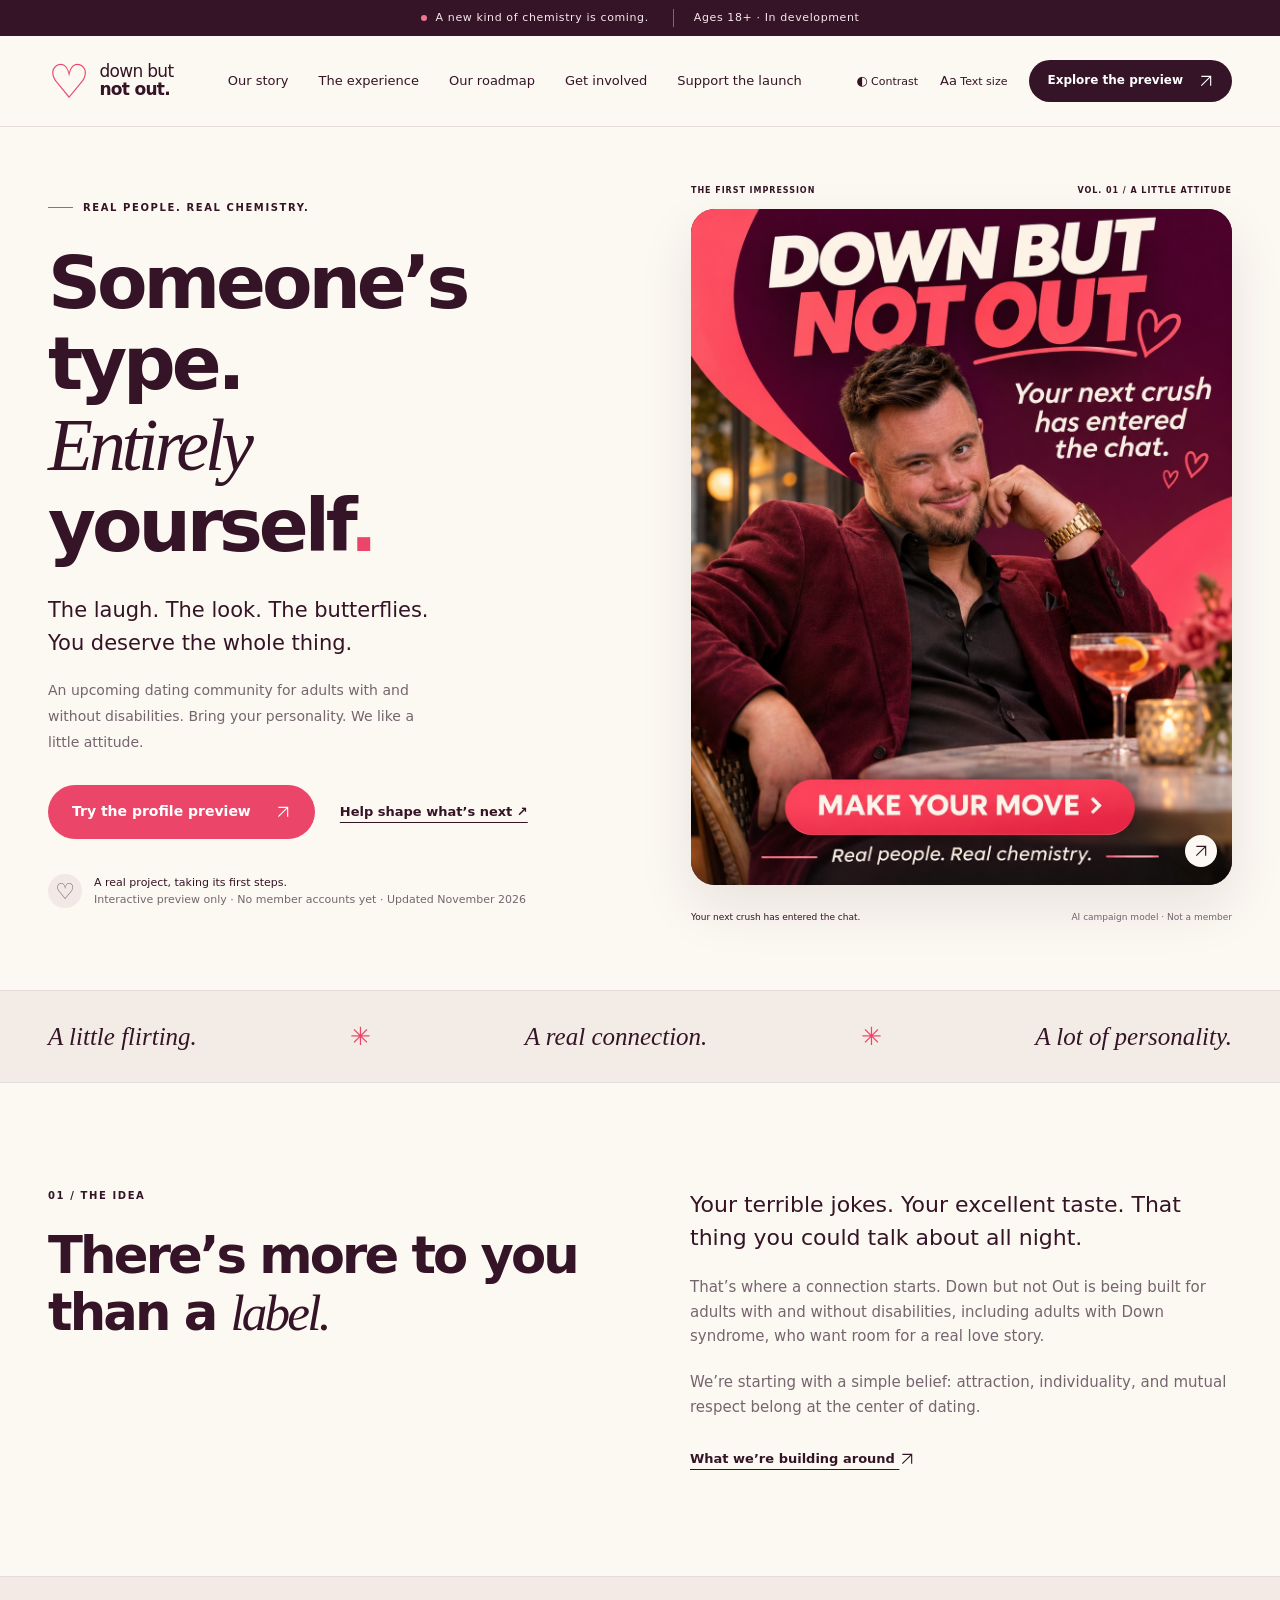
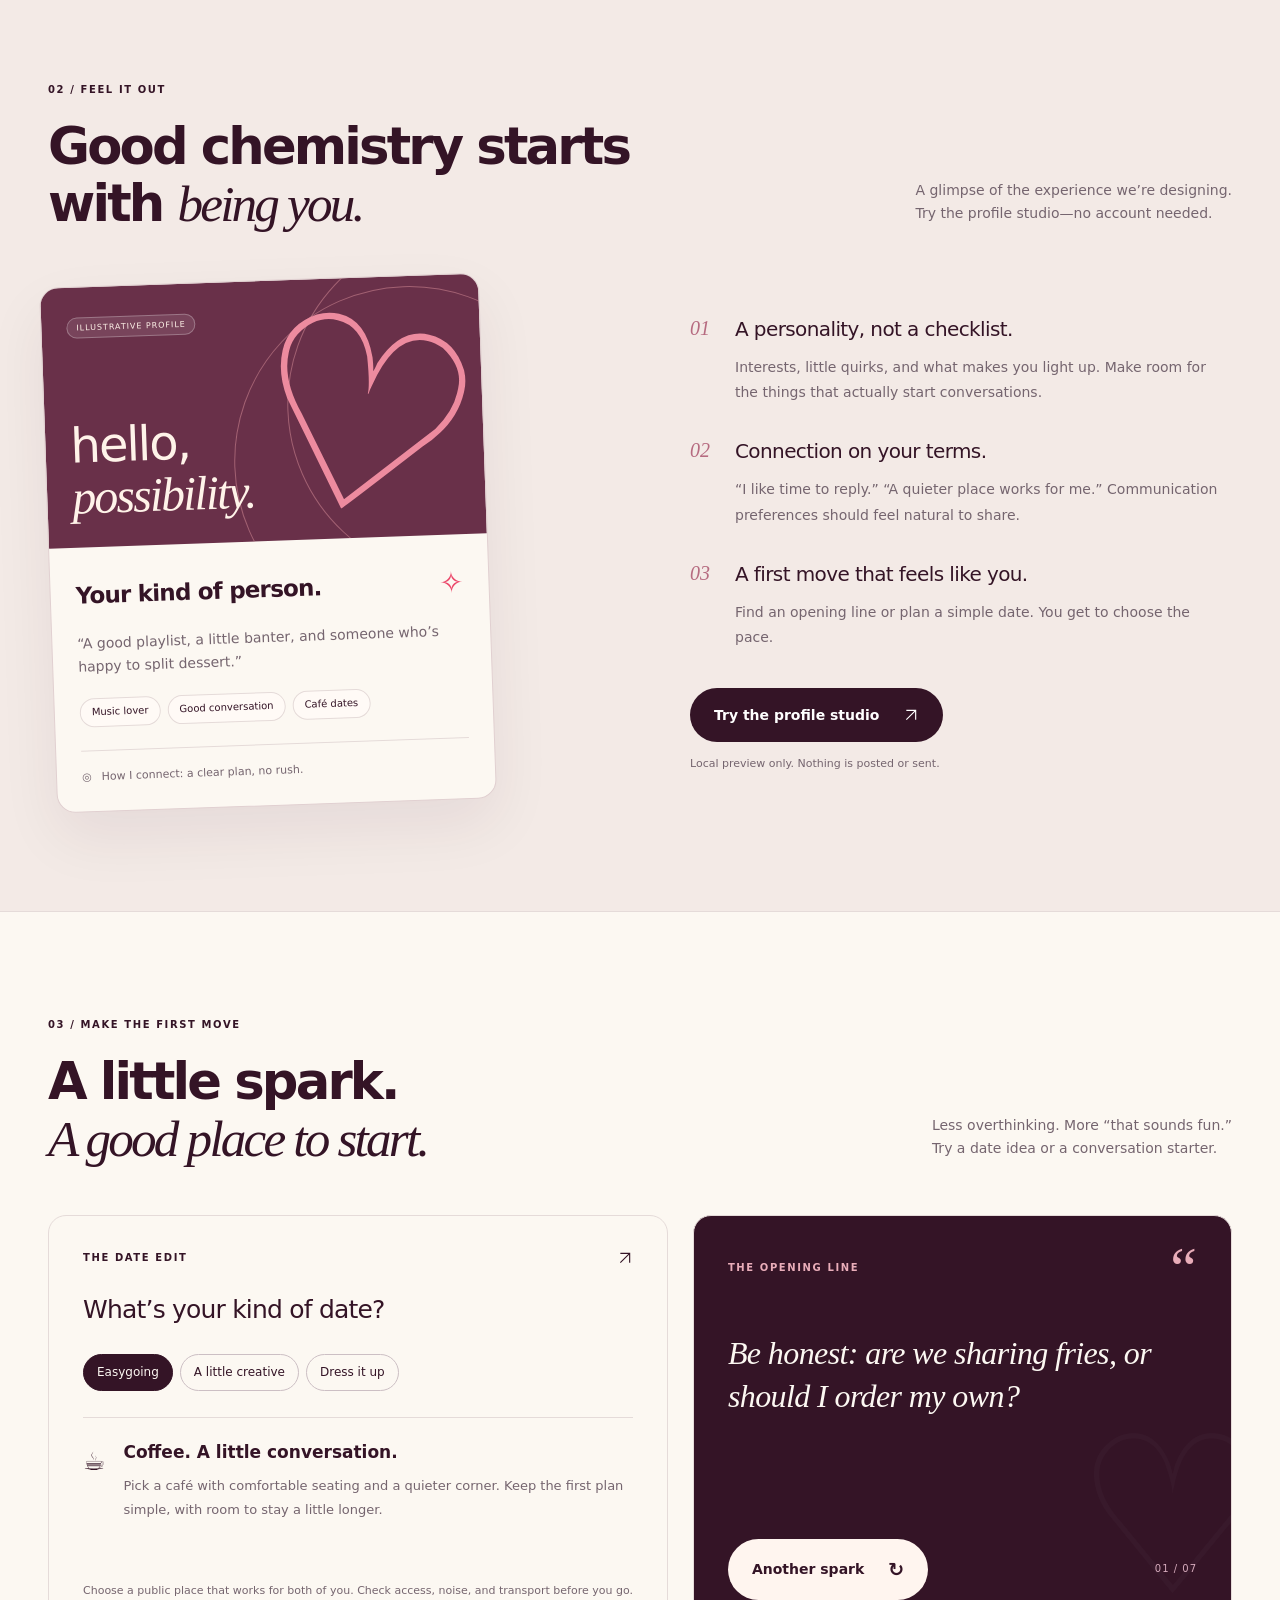
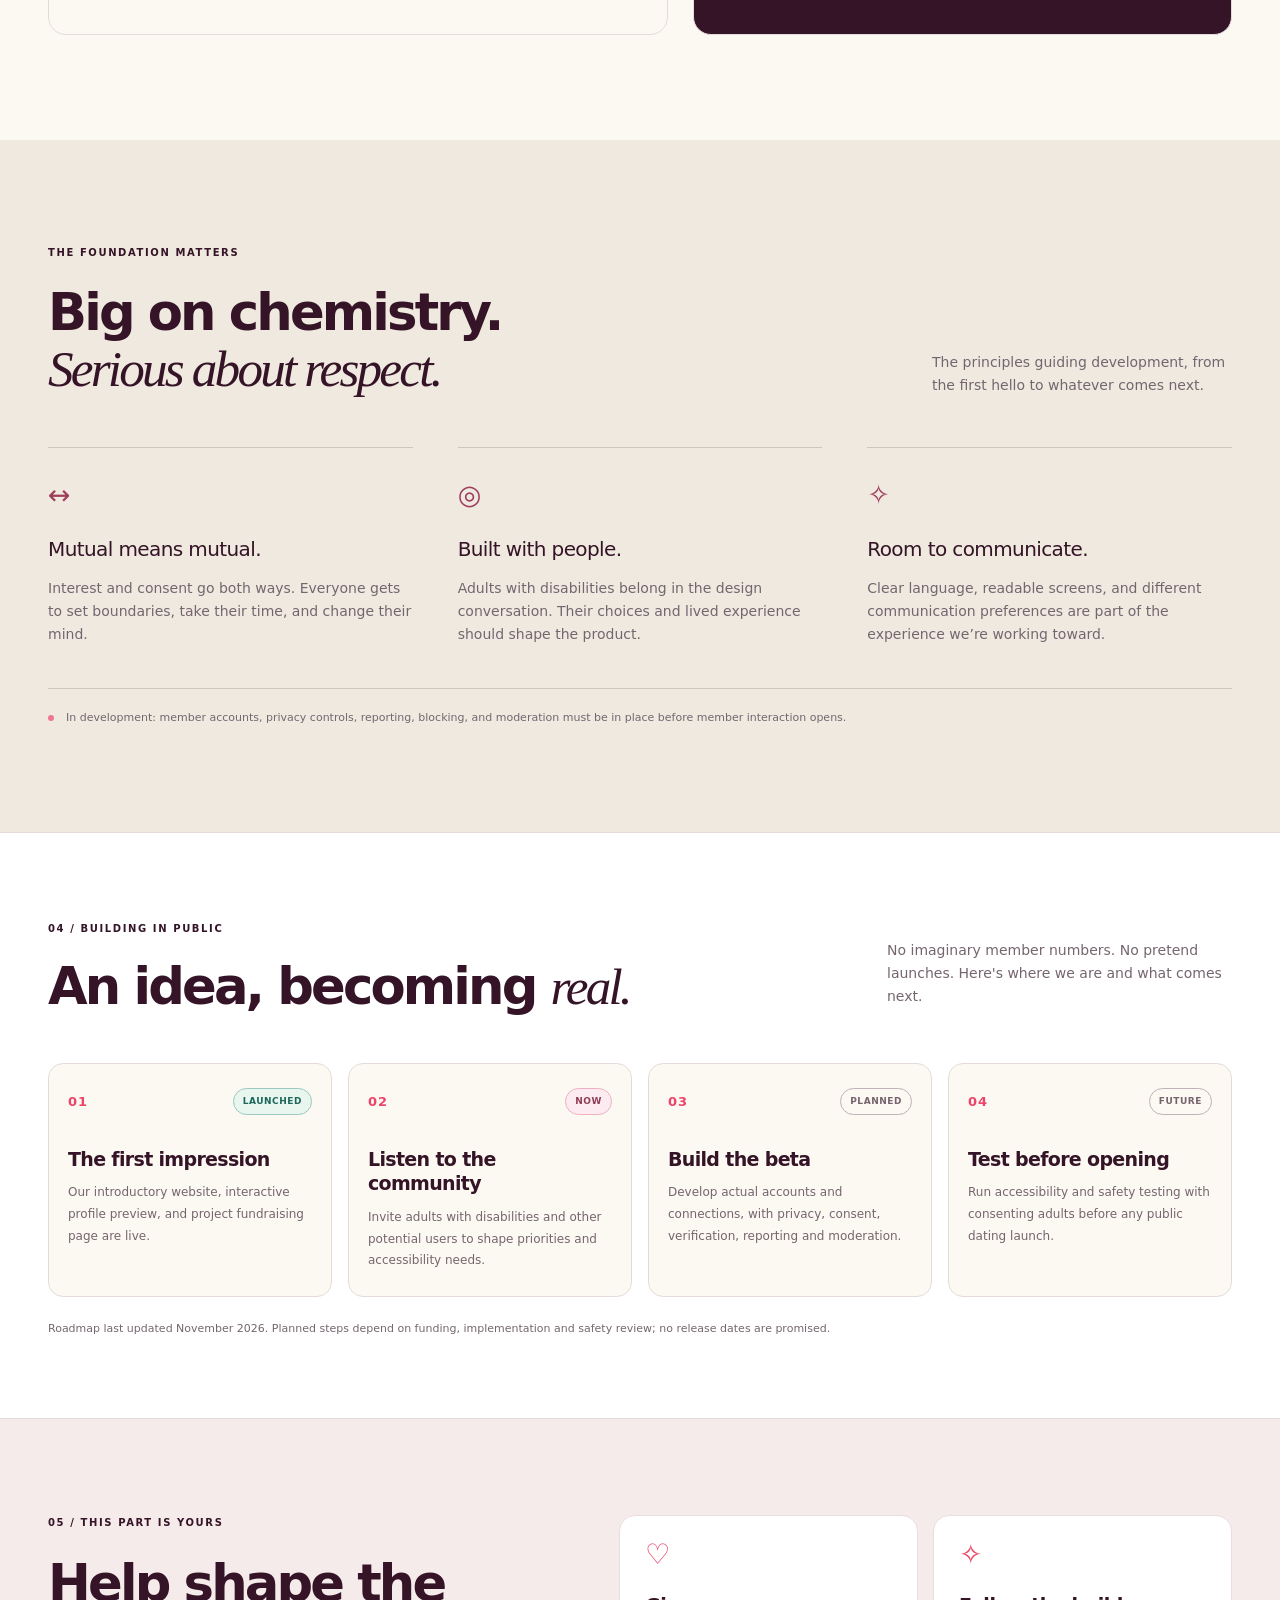
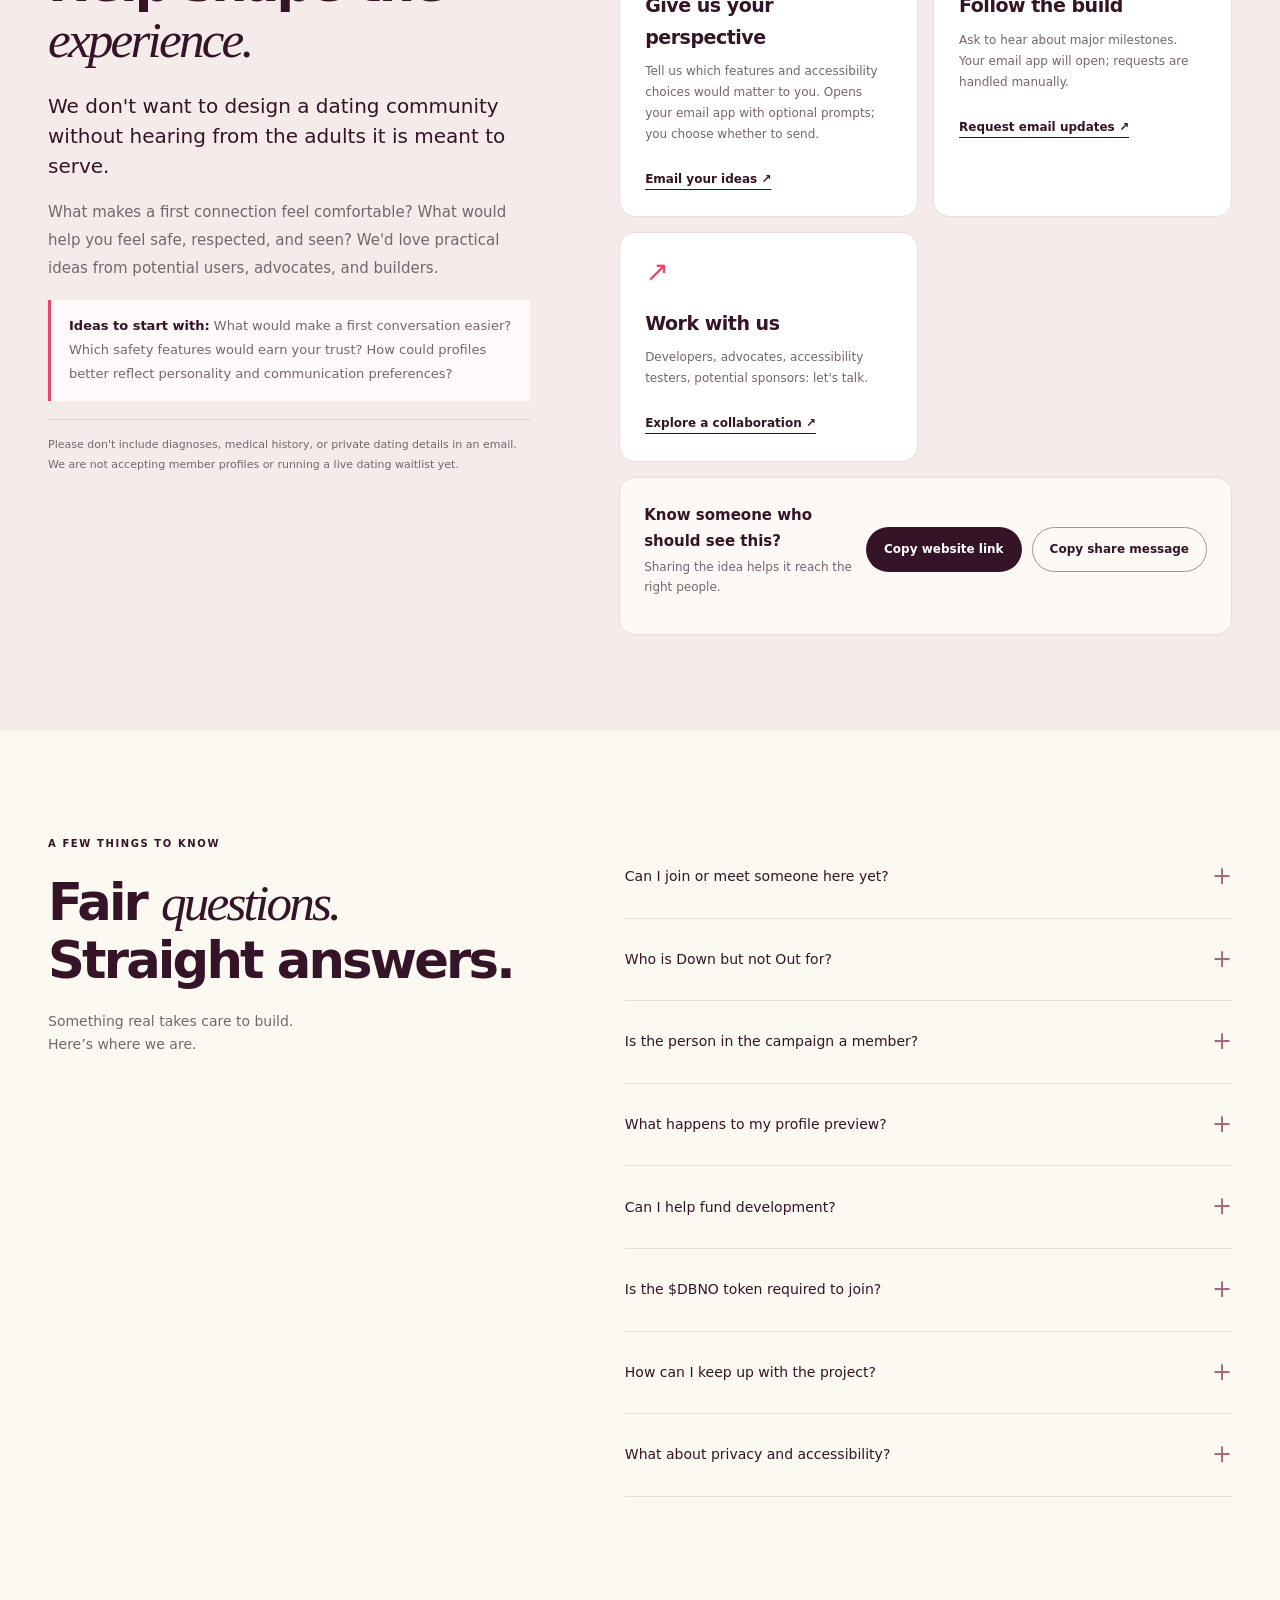
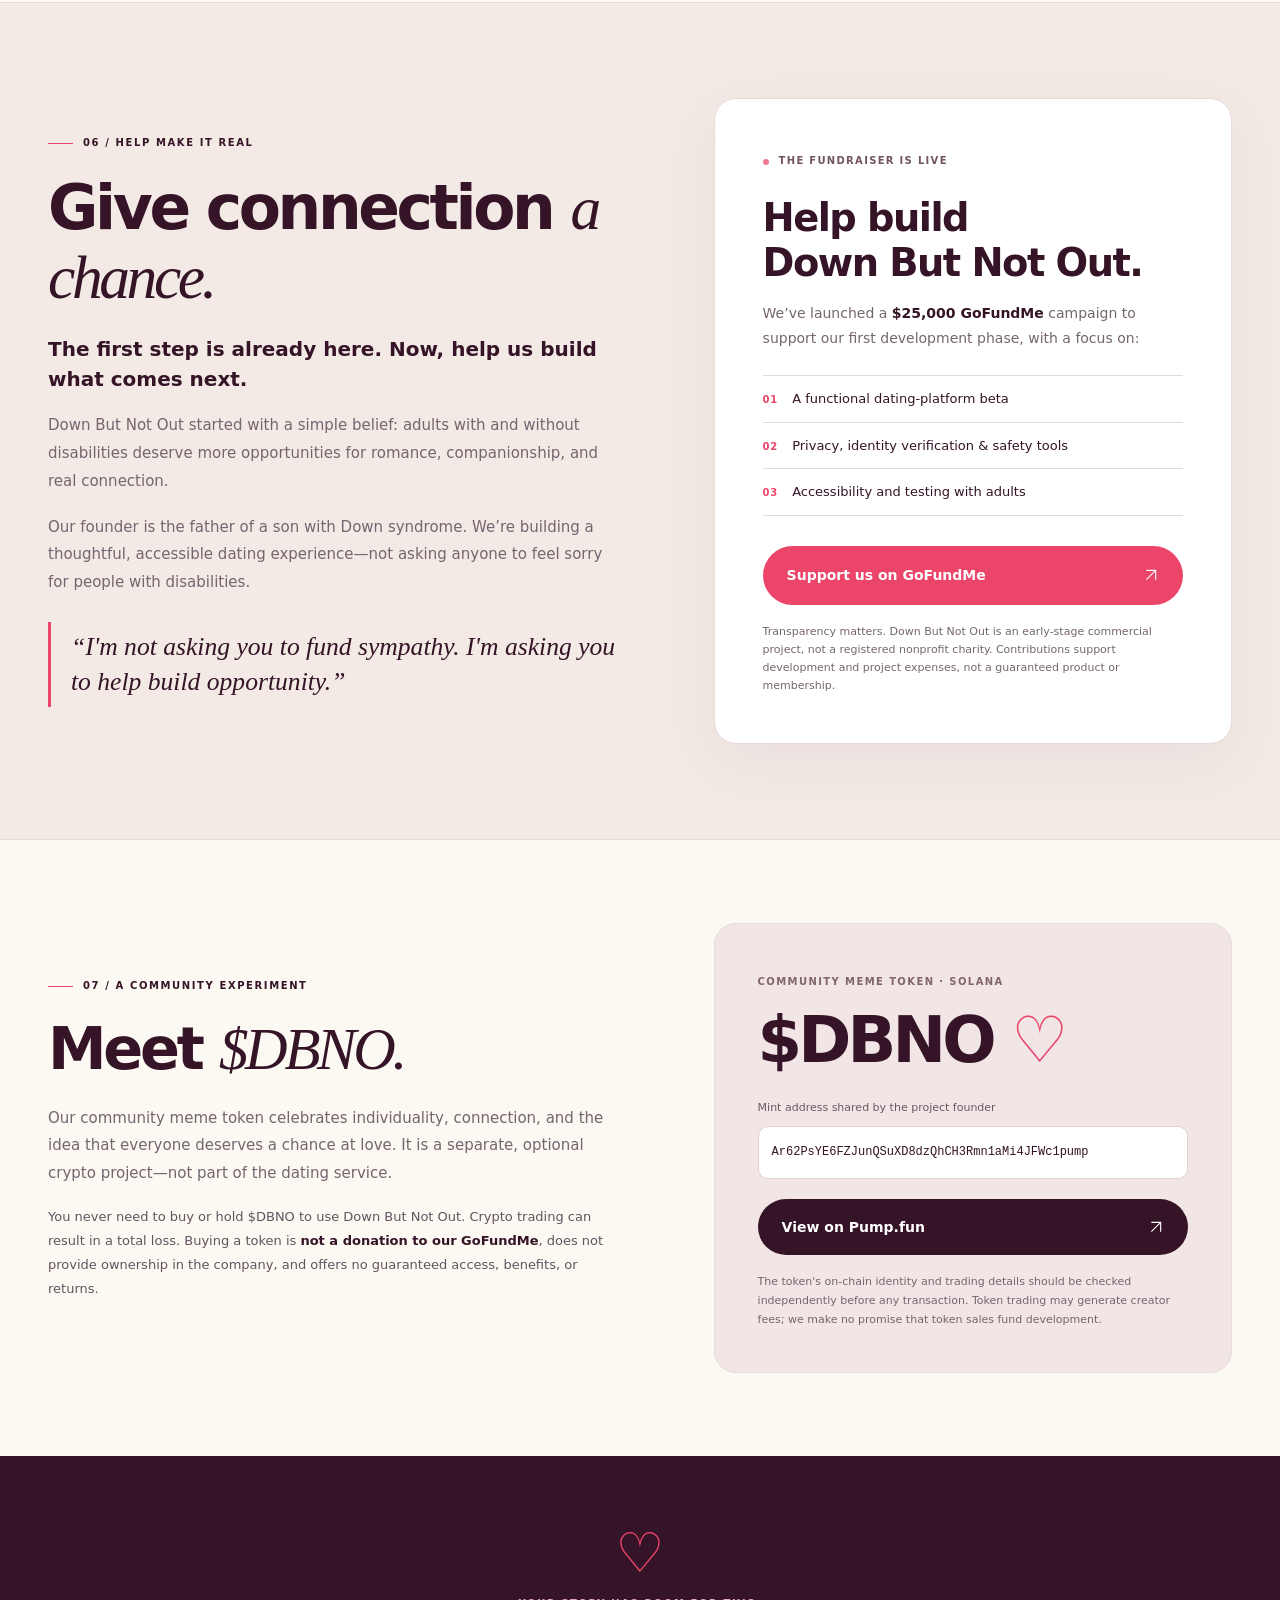
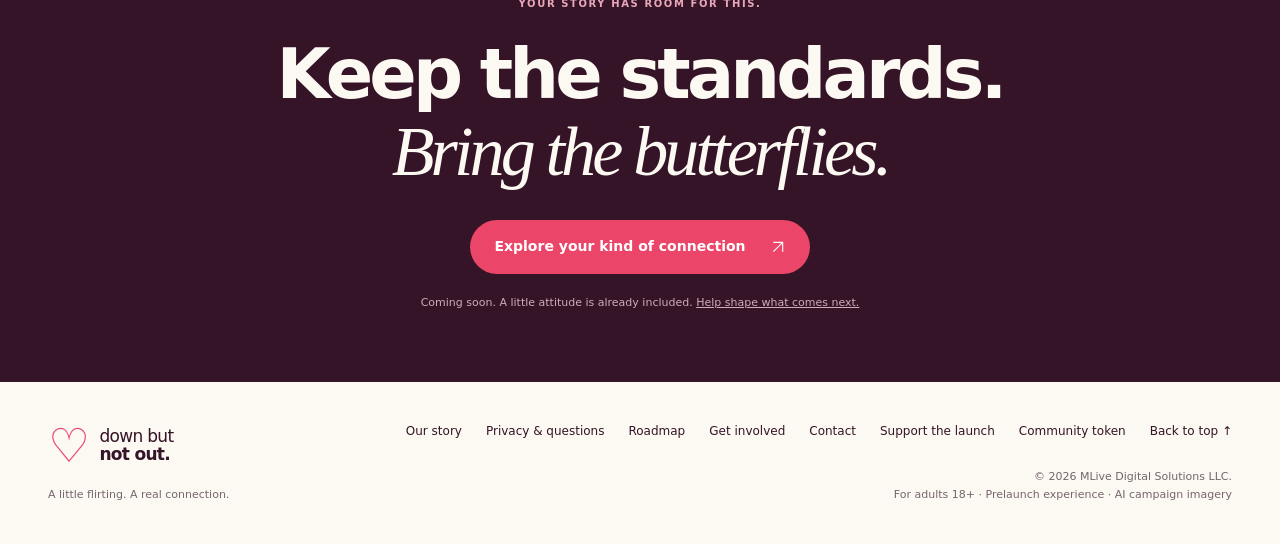
<file: index.html>
<!doctype html>
<html lang="en">
<head>
<meta charset="utf-8"><meta name="viewport" content="width=device-width,initial-scale=1"><meta name="theme-color" content="#341426">
<title>Down but not Out — Someone's type. Entirely yourself.</title>
<meta name="description" content="A little flirting. A real connection. Discover Down but not Out, an upcoming dating community for adults with and without disabilities.">
<meta property="og:title" content="Down but not Out — Your next crush has entered the chat."><meta property="og:description" content="Someone’s type. Entirely yourself. An upcoming inclusive dating community for adults 18+."><meta property="og:type" content="website"><meta property="og:url" content="https://egoshiftlabs.github.io/down-but-not-out/"><meta name="twitter:card" content="summary_large_image"><meta name="twitter:title" content="Down But Not Out — Different abilities. Same butterflies."><meta name="twitter:description" content="An inclusive dating platform in development. Help shape what comes next."><meta name="twitter:image" content="https://egoshiftlabs.github.io/down-but-not-out/assets/campaign.jpeg"><meta property="og:image" content="https://egoshiftlabs.github.io/down-but-not-out/assets/campaign.jpeg">
<meta name="color-scheme" content="light"><link rel="icon" href="assets/heart.svg" type="image/svg+xml"><link rel="stylesheet" href="styles.css?v=20261116-7"><script src="app.js?v=20261116-6" defer></script>
</head>
<body>
<a class="skip" href="#main">Skip to content</a>
<div class="announcement"><span class="status-dot"></span>A new kind of chemistry is coming.<span class="announcement-end">Ages 18+ · In development</span></div>
<header class="header"><div class="container nav-row"><a href="./" class="brand" aria-label="Down but not Out home"><span class="brand-icon" aria-hidden="true">♡</span><span>down but<br><strong>not out.</strong></span></a><nav class="desktop-nav" aria-label="Main navigation"><a href="#vision">Our story</a><a href="#experience">The experience</a><a href="#roadmap">Our roadmap</a><a href="#get-involved">Get involved</a><a href="#support">Support the launch</a></nav><div class="header-actions"><button class="text-button" id="contrast-toggle" type="button" aria-pressed="false" aria-label="High contrast mode">◐<span class="reading-label"> Contrast</span></button><button class="text-button" id="reading-toggle" type="button" aria-pressed="false" aria-label="Larger text">Aa<span class="reading-label"> Text size</span></button><button class="button small dark" data-open-profile>Explore the preview <svg class="arrow-icon" viewBox="0 0 24 24" aria-hidden="true"><path d="M5 19 19 5M5 5h14v14"/></svg></button></div></div></header>
<main id="main">
<section class="hero container"><div class="hero-copy"><div class="eyebrow"><span class="little-line"></span>Real people. Real chemistry.</div><h1>Someone’s type.<br><em>Entirely</em> <br>yourself<span class="coral">.</span></h1><p class="lead">The laugh. The look. The butterflies.<br>You deserve the whole thing.</p><p class="hero-description">An upcoming dating community for adults with and without disabilities. Bring your personality. We like a little attitude.</p><div class="hero-actions"><button class="button primary" data-open-profile>Try the profile preview <svg class="arrow-icon" viewBox="0 0 24 24" aria-hidden="true"><path d="M5 19 19 5M5 5h14v14"/></svg></button><a class="underlined" href="#get-involved">Help shape what’s next ↗</a></div><div class="hero-footnote"><span class="mini-heart" aria-hidden="true">♡</span><p>A real project, taking its first steps.<br><span>Interactive preview only · No member accounts yet · Updated November 2026</span></p></div></div><div class="hero-visual"><div class="image-topline"><span>THE FIRST IMPRESSION</span><span>VOL. 01 / A LITTLE ATTITUDE</span></div><button class="campaign-image" id="campaign-open" aria-label="View the full Down but not Out campaign image"><img src="assets/campaign.jpeg" alt="Our fictional adult campaign model with Down syndrome, dressed in burgundy at a café. The poster reads: Your next crush has entered the chat." width="1122" height="1402" fetchpriority="high"><span class="image-expand" aria-hidden="true"><svg class="arrow-icon" viewBox="0 0 24 24" aria-hidden="true"><path d="M5 19 19 5M5 5h14v14"/></svg></span></button><div class="image-caption"><span>Your next crush has entered the chat.</span><span>AI campaign model · Not a member</span></div></div></section>
<div class="manifesto-strip"><div class="container"><span>A little flirting.</span><span class="spark" aria-hidden="true">✳</span><span>A real connection.</span><span class="spark" aria-hidden="true">✳</span><span>A lot of personality.</span></div></div>
<section id="vision" class="section container vision"><div><div class="eyebrow">01 / The idea</div><h2>There’s more to you<br>than a <em>label.</em></h2></div><div class="vision-copy"><p class="large-copy">Your terrible jokes. Your excellent taste. That thing you could talk about all night.</p><p>That’s where a connection starts. Down but not Out is being built for adults with and without disabilities, including adults with Down syndrome, who want room for a real love story.</p><p>We’re starting with a simple belief: attraction, individuality, and mutual respect belong at the center of dating.</p><a class="underlined" href="#principles">What we’re building around <svg class="arrow-icon" viewBox="0 0 24 24" aria-hidden="true"><path d="M5 19 19 5M5 5h14v14"/></svg></a></div></section>
<section id="experience" class="experience"><div class="container section"><div class="section-heading"><div><div class="eyebrow">02 / Feel it out</div><h2>Good chemistry starts<br>with <em>being you.</em></h2></div><p>A glimpse of the experience we’re designing.<br>Try the profile studio—no account needed.</p></div><div class="experience-grid"><div class="profile-card"><div class="profile-art"><div class="art-orbit orbit-one"></div><div class="art-orbit orbit-two"></div><div class="profile-monogram" aria-hidden="true">♡</div><span class="demo-pill">ILLUSTRATIVE PROFILE</span><span class="profile-word">hello,<br><em>possibility.</em></span></div><div class="profile-content"><div class="profile-title"><h3>Your kind of person.</h3><span aria-hidden="true">✧</span></div><p>“A good playlist, a little banter, and someone who’s happy to split dessert.”</p><div class="chips"><span>Music lover</span><span>Good conversation</span><span>Café dates</span></div><div class="profile-note"><span aria-hidden="true">◎</span> How I connect: a clear plan, no rush.</div></div></div><div class="experience-steps"><article><span class="step-num">01</span><div><h3>A personality, not a checklist.</h3><p>Interests, little quirks, and what makes you light up. Make room for the things that actually start conversations.</p></div></article><article><span class="step-num">02</span><div><h3>Connection on your terms.</h3><p>“I like time to reply.” “A quieter place works for me.” Communication preferences should feel natural to share.</p></div></article><article><span class="step-num">03</span><div><h3>A first move that feels like you.</h3><p>Find an opening line or plan a simple date. You get to choose the pace.</p></div></article><button class="button dark" data-open-profile>Try the profile studio <svg class="arrow-icon" viewBox="0 0 24 24" aria-hidden="true"><path d="M5 19 19 5M5 5h14v14"/></svg></button><p class="micro">Local preview only. Nothing is posted or sent.</p></div></div></div></section>
<section id="date-lab" class="section container"><div class="section-heading"><div><div class="eyebrow">03 / Make the first move</div><h2>A little spark.<br><em>A good place to start.</em></h2></div><p>Less overthinking. More “that sounds fun.”<br>Try a date idea or a conversation starter.</p></div><div class="lab-grid"><article class="date-card"><div class="card-kicker"><span class="eyebrow">THE DATE EDIT</span><svg class="arrow-icon" viewBox="0 0 24 24" aria-hidden="true"><path d="M5 19 19 5M5 5h14v14"/></svg></div><h3>What’s your kind of date?</h3><div class="choice-group" role="group" aria-label="Choose a date style"><button type="button" class="choice active" aria-pressed="true" data-vibe="easy">Easygoing</button><button type="button" class="choice" aria-pressed="false" data-vibe="creative">A little creative</button><button type="button" class="choice" aria-pressed="false" data-vibe="dressy">Dress it up</button></div><div class="date-result" aria-live="polite" aria-atomic="true"><span id="date-icon" aria-hidden="true">☕</span><div><h4 id="date-title">Coffee. A little conversation.</h4><p id="date-copy">Pick a café with comfortable seating and a quieter corner. Keep the first plan simple, with room to stay a little longer.</p></div></div><p class="micro">Choose a public place that works for both of you. Check access, noise, and transport before you go.</p></article><article class="ice-card"><div class="card-kicker"><span class="eyebrow">THE OPENING LINE</span><span aria-hidden="true">“</span></div><p class="opener" id="opener" aria-live="polite" aria-atomic="true">Be honest: are we sharing fries, or should I order my own?</p><div class="ice-actions"><button type="button" class="button light" id="next-opener">Another spark <span aria-hidden="true">↻</span></button><span id="opener-count">01 / 07</span></div></article></div></section>
<section id="principles" class="principles"><div class="container section"><div class="eyebrow">The foundation matters</div><div class="principle-heading"><h2>Big on chemistry.<br><em>Serious about respect.</em></h2><p>The principles guiding development, from the first hello to whatever comes next.</p></div><div class="principle-grid"><article><span aria-hidden="true">↔</span><h3>Mutual means mutual.</h3><p>Interest and consent go both ways. Everyone gets to set boundaries, take their time, and change their mind.</p></article><article><span aria-hidden="true">◎</span><h3>Built with people.</h3><p>Adults with disabilities belong in the design conversation. Their choices and lived experience should shape the product.</p></article><article><span aria-hidden="true">✧</span><h3>Room to communicate.</h3><p>Clear language, readable screens, and different communication preferences are part of the experience we’re working toward.</p></article></div><div class="development-note"><span class="status-dot"></span><p>In development: member accounts, privacy controls, reporting, blocking, and moderation must be in place before member interaction opens.</p></div></div></section>

<section id="roadmap" class="roadmap-section" aria-labelledby="roadmap-title">
  <div class="container">
    <div class="section-heading"><div><div class="eyebrow">04 / Building in public</div><h2 id="roadmap-title">An idea, becoming <em>real.</em></h2></div><p>No imaginary member numbers. No pretend launches. Here's where we are and what comes next.</p></div>
    <ol class="roadmap-grid">
      <li class="roadmap-item"><span class="roadmap-step">01 <span class="roadmap-state done">Launched</span></span><h3>The first impression</h3><p>Our introductory website, interactive profile preview, and project fundraising page are live.</p></li>
      <li class="roadmap-item"><span class="roadmap-step">02 <span class="roadmap-state active">Now</span></span><h3>Listen to the community</h3><p>Invite adults with disabilities and other potential users to shape priorities and accessibility needs.</p></li>
      <li class="roadmap-item"><span class="roadmap-step">03 <span class="roadmap-state">Planned</span></span><h3>Build the beta</h3><p>Develop actual accounts and connections, with privacy, consent, verification, reporting and moderation.</p></li>
      <li class="roadmap-item"><span class="roadmap-step">04 <span class="roadmap-state">Future</span></span><h3>Test before opening</h3><p>Run accessibility and safety testing with consenting adults before any public dating launch.</p></li>
    </ol>
    <p class="roadmap-note">Roadmap last updated November 2026. Planned steps depend on funding, implementation and safety review; no release dates are promised.</p>
  </div>
</section>
<section class="community-section" id="get-involved" aria-labelledby="community-title">
  <div class="container community-layout">
    <div class="community-intro">
      <div class="eyebrow">05 / This part is yours</div>
      <h2 id="community-title">Help shape the <em>experience.</em></h2>
      <p class="community-lead">We don't want to design a dating community without hearing from the adults it is meant to serve.</p>
      <p>What makes a first connection feel comfortable? What would help you feel safe, respected, and seen? We'd love practical ideas from potential users, advocates, and builders.</p><p class="community-examples"><strong>Ideas to start with:</strong> What would make a first conversation easier? Which safety features would earn your trust? How could profiles better reflect personality and communication preferences?</p>
      <p class="community-note">Please don't include diagnoses, medical history, or private dating details in an email. We are not accepting member profiles or running a live dating waitlist yet.</p>
    </div>
    <div class="community-actions">
      <article class="community-action"><span class="community-action-icon" aria-hidden="true">♡</span><h3>Give us your perspective</h3><p>Tell us which features and accessibility choices would matter to you. Opens your email app with optional prompts; you choose whether to send.</p><a class="underlined" href="mailto:egoshiftlabs@gmail.com?subject=Down%20But%20Not%20Out%20-%20Community%20feedback&body=Hello%2C%0A%0AI%20have%20some%20ideas%20for%20Down%20But%20Not%20Out%3A%0A%0A1.%20A%20feature%20that%20would%20make%20dating%20easier%20or%20more%20welcoming%3A%0A2.%20A%20safety%20or%20accessibility%20feature%20I%20would%20value%3A%0A3.%20Something%20you%20should%20avoid%3A%0A%0A(Please%20do%20not%20send%20diagnoses%2C%20medical%20history%2C%20or%20private%20dating%20details.)%0A">Email your ideas ↗</a></article>
      <article class="community-action"><span class="community-action-icon" aria-hidden="true">✧</span><h3>Follow the build</h3><p>Ask to hear about major milestones. Your email app will open; requests are handled manually.</p><a class="underlined" href="mailto:egoshiftlabs@gmail.com?subject=Down%20But%20Not%20Out%20-%20Launch%20updates&body=Hello%2C%0A%0AI%27d%20like%20to%20receive%20occasional%20updates%20about%20Down%20But%20Not%20Out.%20Please%20reply%20when%20updates%20are%20available.%0A%0A">Request email updates ↗</a></article>
      <article class="community-action"><span class="community-action-icon" aria-hidden="true">↗</span><h3>Work with us</h3><p>Developers, advocates, accessibility testers, potential sponsors: let's talk.</p><a class="underlined" href="mailto:egoshiftlabs@gmail.com?subject=Down%20But%20Not%20Out%20-%20Collaboration">Explore a collaboration ↗</a></article>
      <div class="community-share"><div><strong>Know someone who should see this?</strong><p>Sharing the idea helps it reach the right people.</p></div><div class="community-share-buttons"><button class="button dark" id="copy-site-link" type="button">Copy website link</button><button class="button preview-copy" id="copy-share-message" type="button">Copy share message</button></div><span id="share-feedback" role="status" aria-live="polite" class="micro"></span></div>
    </div>
  </div>
</section>
<section class="section container faq-section" id="questions"><div><div class="eyebrow">A few things to know</div><h2>Fair <em>questions.</em><br>Straight answers.</h2><p>Something real takes care to build.<br>Here’s where we are.</p></div><div class="faq-list"><details><summary>Can I join or meet someone here yet?<span aria-hidden="true">+</span></summary><p>Not yet. This is a live introduction and interactive product preview. There are no real member profiles, accounts, matching, or private messages. The profile studio lets you explore the idea without signing up.</p></details><details><summary>Who is Down but not Out for?<span aria-hidden="true">+</span></summary><p>Adults 18 and older with and without disabilities who want genuine, consensual romantic connections. Adults with Down syndrome are part of the community we want to serve. Each person’s preferences, individuality, and choices come first.</p></details><details><summary>Is the person in the campaign a member?<span aria-hidden="true">+</span></summary><p>No. The campaign features a fictional, AI-generated adult model. The image represents our creative direction. It is not a member profile or testimonial.</p></details><details><summary>What happens to my profile preview?<span aria-hidden="true">+</span></summary><p>By default, your preview exists only while the page is open and disappears on refresh. You can optionally choose “Remember my preview on this device” to save it only in this browser’s local storage; it is not uploaded or shared with us. Avoid sensitive personal information, especially on shared devices. Turning the option off or selecting Reset removes the saved preview.</p></details><details><summary>Can I help fund development?<span aria-hidden="true">+</span></summary><p>Yes. Our independent <a href="https://gofund.me/b87da9d8b" target="_blank" rel="noopener noreferrer">GoFundMe campaign</a> supports the next stage of the platform, including accessibility, safety, and early beta development. This is a commercial startup project, not a nonprofit charity.</p></details><details><summary>Is the $DBNO token required to join?<span aria-hidden="true">+</span></summary><p>No. $DBNO is a separate speculative meme token. There is no token requirement to access the future dating platform, and token purchases are not donations. Our official development fundraiser is linked in the support section.</p></details><details><summary>How can I keep up with the project?<span aria-hidden="true">+</span></summary><p>Use the <a href="mailto:egoshiftlabs@gmail.com?subject=Down%20But%20Not%20Out%20-%20Launch%20updates&body=Hello%2C%0A%0AI%27d%20like%20to%20receive%20occasional%20updates%20about%20Down%20But%20Not%20Out.%20Please%20reply%20when%20updates%20are%20available.%0A%0A">Request email updates</a> link to open your email app and send our team a message, or bookmark the public roadmap on this page. This is a manual email request, not an automated signup or confirmed place on a waitlist.</p></details><details><summary>What about privacy and accessibility?<span aria-hidden="true">+</span></summary><p>This website has no advertising trackers or embedded signup collection. GitHub Pages, our host, may process connection information. The text-size and high-contrast choices are saved only in your browser; sample profile entries are not sent and are saved locally only if you opt in. Contacting us by email shares what you choose to send with our team and your email provider. Please do not include diagnoses or other sensitive details in feedback messages. Full member privacy and moderation processes are needed before dating features open.</p></details></div></section>

<section id="support" class="support-section" aria-labelledby="support-title">
  <div class="container support-layout">
    <div class="support-copy">
      <div class="eyebrow"><span class="little-line"></span>06 / Help make it real</div>
      <h2 id="support-title">Give connection <em>a chance.</em></h2>
      <p class="support-lead">The first step is already here. Now, help us build what comes next.</p>
      <p>Down But Not Out started with a simple belief: adults with and without disabilities deserve more opportunities for romance, companionship, and real connection.</p>
      <p>Our founder is the father of a son with Down syndrome. We’re building a thoughtful, accessible dating experience—not asking anyone to feel sorry for people with disabilities.</p>
      <blockquote>“I'm not asking you to fund sympathy. I'm asking you to help build opportunity.”</blockquote>
    </div>
    <div class="support-card">
      <span class="support-tag"><span class="status-dot"></span>THE FUNDRAISER IS LIVE</span>
      <h3>Help build<br>Down But Not Out.</h3>
      <p>We’ve launched a <strong>$25,000 GoFundMe</strong> campaign to support our first development phase, with a focus on:</p>
      <ul>
        <li><span aria-hidden="true">01</span> A functional dating-platform beta</li>
        <li><span aria-hidden="true">02</span> Privacy, identity verification &amp; safety tools</li>
        <li><span aria-hidden="true">03</span> Accessibility and testing with adults</li>
      </ul>
      <a class="button primary support-button" href="https://gofund.me/b87da9d8b" target="_blank" rel="noopener noreferrer" aria-label="Support Down But Not Out on GoFundMe (opens in a new tab)">Support us on GoFundMe <svg class="arrow-icon" viewBox="0 0 24 24" aria-hidden="true"><path d="M5 19 19 5M5 5h14v14"/></svg></a>
      <p class="support-disclosure">Transparency matters. Down But Not Out is an early-stage commercial project, not a registered nonprofit charity. Contributions support development and project expenses, not a guaranteed product or membership.</p>
    </div>
  </div>
</section>

<section class="token-section" id="community-token" aria-labelledby="community-token-title">
  <div class="container token-layout">
    <div class="token-copy">
      <div class="eyebrow"><span class="little-line"></span>07 / A community experiment</div>
      <h2 id="community-token-title">Meet <em>$DBNO.</em></h2>
      <p>Our community meme token celebrates individuality, connection, and the idea that everyone deserves a chance at love. It is a separate, optional crypto project—not part of the dating service.</p>
      <p class="token-caution">You never need to buy or hold $DBNO to use Down But Not Out. Crypto trading can result in a total loss. Buying a token is <strong>not a donation to our GoFundMe</strong>, does not provide ownership in the company, and offers no guaranteed access, benefits, or returns.</p>
    </div>
    <div class="token-card">
      <span class="token-label">COMMUNITY MEME TOKEN · SOLANA</span>
      <h3>$DBNO <span aria-hidden="true">♡</span></h3>
      <p class="token-address-label">Mint address shared by the project founder</p>
      <code class="token-address">Ar62PsYE6FZJunQSuXD8dzQhCH3Rmn1aMi4JFWc1pump</code>
      <a class="button dark token-link" href="https://pump.fun/coin/Ar62PsYE6FZJunQSuXD8dzQhCH3Rmn1aMi4JFWc1pump" target="_blank" rel="noopener noreferrer" aria-label="View DBNO on Pump.fun (opens in a new tab)">View on Pump.fun <svg class="arrow-icon" viewBox="0 0 24 24" aria-hidden="true"><path d="M5 19 19 5M5 5h14v14"/></svg></a>
      <p class="token-footnote">The token's on-chain identity and trading details should be checked independently before any transaction. Token trading may generate creator fees; we make no promise that token sales fund development.</p>
    </div>
  </div>
</section>
<section class="closing"><div class="container"><span class="closing-heart" aria-hidden="true">♡</span><div class="eyebrow">Your story has room for this.</div><h2>Keep the standards.<br><em>Bring the butterflies.</em></h2><button class="button primary" data-open-profile>Explore your kind of connection <svg class="arrow-icon" viewBox="0 0 24 24" aria-hidden="true"><path d="M5 19 19 5M5 5h14v14"/></svg></button><p>Coming soon. A little attitude is already included. <a href="#get-involved">Help shape what comes next.</a></p></div></section>
</main>
<footer class="container footer"><div><a href="./" class="brand"><span class="brand-icon" aria-hidden="true">♡</span><span>down but<br><strong>not out.</strong></span></a><p>A little flirting. A real connection.</p></div><div class="footer-right"><div class="footer-links"><a href="#vision">Our story</a><a href="#questions">Privacy & questions</a><a href="#roadmap">Roadmap</a><a href="#get-involved">Get involved</a><a href="mailto:egoshiftlabs@gmail.com">Contact</a><a href="#support">Support the launch</a><a href="#community-token">Community token</a><a href="#main">Back to top ↑</a></div><p>© 2026 MLive Digital Solutions LLC.<br>For adults 18+ · Prelaunch experience · AI campaign imagery</p></div></footer>
<dialog id="profile-dialog" aria-labelledby="studio-title"><div class="dialog-header"><span class="eyebrow">PROFILE STUDIO / INTERACTIVE PREVIEW</span><button class="close-button" data-close aria-label="Close profile studio">×</button></div><div class="studio-layout"><form id="profile-form"><h2 id="studio-title">A little more <em>you.</em></h2><p class="studio-intro">Try a profile concept. This is a private preview, not a member signup.</p><label for="nickname">A nickname <span>Optional · 24 characters max</span></label><input id="nickname" name="nickname" maxlength="24" placeholder="What should we call you?" autocomplete="off"><fieldset><legend>What lights you up? <span>Choose up to 3</span></legend><div class="studio-chips" id="interest-options"><button type="button" aria-pressed="false">Music</button><button type="button" aria-pressed="false">Good food</button><button type="button" aria-pressed="false">Movies</button><button type="button" aria-pressed="false">Art</button><button type="button" aria-pressed="false">The outdoors</button><button type="button" aria-pressed="false">Dancing</button><button type="button" aria-pressed="false">Gaming</button><button type="button" aria-pressed="false">Travel</button><button type="button" aria-pressed="false">Books</button><button type="button" aria-pressed="false">Pets</button><button type="button" aria-pressed="false">Photography</button><button type="button" aria-pressed="false">Sports</button></div><span id="interest-status" class="micro" role="status"></span></fieldset><label for="connection">How do you like to connect?</label><select id="connection"><option>A clear plan, no rush.</option><option>I like time to reply.</option><option>I prefer a quieter place.</option><option>Good conversation comes first.</option><option>Let’s start with a shared interest.</option><option>I prefer to communicate by text first.</option></select><label for="bio">Your conversation starter <span>Optional · 140 characters max</span></label><textarea id="bio" maxlength="140" rows="3" placeholder="My ideal Sunday includes…"></textarea><div class="studio-actions"><button class="button dark" type="submit">Update my preview <svg class="arrow-icon" viewBox="0 0 24 24" aria-hidden="true"><path d="M5 19 19 5M5 5h14v14"/></svg></button><button class="text-button" type="reset">Reset</button></div><div class="preview-storage"><label class="preview-storage-toggle" for="remember-preview"><input type="checkbox" id="remember-preview"><span><strong>Remember my preview on this device</strong><small>Optional. Saves your nickname, bio, interests and preferences in this browser only. Don't use on a shared device.</small></span></label><p id="storage-status" class="micro" role="status" aria-live="polite">Off by default. Nothing is saved unless you choose this.</p></div><p class="micro">Use a nickname and avoid sensitive details. This is a demo, not a real dating profile. Reset clears any saved preview.</p></form><div class="studio-preview"><span class="eyebrow">YOUR PREVIEW</span><div class="preview-avatar" id="preview-avatar" aria-hidden="true">♡</div><h3 id="preview-name">Hello, you.</h3><p id="preview-bio">Your personality belongs here.</p><div class="chips" id="preview-interests"><span>Your interests</span></div><div class="preview-connection"><span>HOW I CONNECT</span><p id="preview-connection">A clear plan, no rush.</p></div><div class="preview-tools"><button class="button dark preview-action" type="button" id="example-profile">Try an example</button><button class="button preview-action preview-copy" type="button" id="copy-profile">Copy my preview</button></div><p class="preview-status" role="status" aria-live="polite" aria-atomic="true" id="preview-status">Illustrative preview · Not a public profile</p></div></div></dialog>
<dialog id="image-dialog" aria-label="Full campaign image"><button class="close-button" data-close aria-label="Close campaign image">×</button><img src="assets/campaign.jpeg" alt="Down but not Out campaign. Your next crush has entered the chat. Make your move. Real people. Real chemistry." width="1122" height="1402"><p>Fictional AI-generated adult model. Not a member.</p></dialog>
</body></html>
</file>
<file: styles.css>
:root{--ink:#341426;--coral:#eb4669;--cream:#fcf8f2;--muted:#75656f;--line:#e5dbd9;--serif:Georgia,'Times New Roman',serif;--sans:'DM Sans',system-ui,sans-serif}*{box-sizing:border-box}html{scroll-behavior:smooth;scroll-padding-top:100px}body{margin:0;background:var(--cream);color:var(--ink);font:16px/1.65 var(--sans);-webkit-font-smoothing:antialiased}body.large-text{font-size:19px}body.modal-open{overflow:hidden}button,input,select,textarea{font:inherit}button,a,input,select,textarea{-webkit-tap-highlight-color:transparent}a{color:inherit}button{cursor:pointer}button:focus-visible,a:focus-visible,summary:focus-visible,input:focus-visible,select:focus-visible,textarea:focus-visible{outline:3px solid #16758a;outline-offset:5px}button{touch-action:manipulation}button:disabled{cursor:default}img{max-width:100%;display:block}h1,h2,h3,h4,p{margin:0}h1,h2{font-family:'Manrope',var(--sans);font-weight:600;letter-spacing:-.055em;line-height:1.1}h1 em,h2 em,.profile-word em{font-family:var(--serif);font-weight:400}h2{font-size:clamp(34px,4vw,55px)}p{color:var(--muted)}.container{width:min(1200px,calc(100% - 96px));margin-inline:auto}.section{padding-block:105px}.skip{position:fixed;top:-100px;left:20px;z-index:100;background:white;padding:12px}.skip:focus{top:10px}.announcement{background:var(--ink);color:#f9e8ed;display:flex;justify-content:center;align-items:center;gap:9px;padding:9px 24px;font-size:11px;letter-spacing:.055em}.status-dot{width:6px;height:6px;border-radius:50%;background:#ed7691;flex-shrink:0}.announcement-end{padding-left:20px;margin-left:15px;border-left:1px solid #886272}.header{background:rgba(252,248,242,.97);border-bottom:1px solid var(--line);position:sticky;top:0;z-index:20}.nav-row{display:flex;align-items:center;justify-content:space-between;gap:25px;min-height:90px}.brand{display:flex;align-items:center;gap:10px;text-decoration:none;font-size:17px;line-height:1.05;letter-spacing:-.7px;font-weight:500;flex-shrink:0}.brand strong{font-weight:800}.brand-icon{font-size:47px;line-height:1;color:var(--coral)}.desktop-nav{display:flex;gap:30px;font-size:13px;font-weight:500}.desktop-nav a,.footer-links a{text-decoration:none}.desktop-nav a:hover,.footer-links a:hover{color:#ac2345}.header-actions{display:flex;gap:22px;align-items:center}.text-button{padding:8px 0;color:var(--ink);border:0;background:none;font-size:13px}.reading-label{font-size:11px}.text-button[aria-pressed=true]{font-weight:bold;text-decoration:underline}.button{display:inline-flex;align-items:center;justify-content:center;gap:24px;min-height:54px;padding:14px 23px;border-radius:100px;border:1px solid transparent;font-size:14px;font-weight:600;text-decoration:none;transition:transform .18s,background .18s}.button:hover{transform:translateY(-2px)}.button span{font-size:19px}.button.small{min-height:42px;padding:9px 17px;font-size:12px;gap:15px}.dark{background:var(--ink);color:white}.dark:hover{background:#52263e}.primary{background:var(--coral);color:#fff}.primary:hover{background:#c72d50}.light{background:#fff5ef;color:var(--ink)}.hero{display:grid;grid-template-columns:1.05fr 1fr;gap:75px;align-items:center;padding-block:57px 65px}.eyebrow{font-size:10px;font-weight:700;letter-spacing:.16em;text-transform:uppercase;display:flex;gap:10px;align-items:center}.little-line{height:1px;width:25px;background:var(--coral)}h1{font-size:clamp(55px,5.75vw,82px);margin:27px 0}.coral{color:var(--coral)}.hero .lead{font-size:21px;line-height:1.55;color:var(--ink)}.hero-description{max-width:390px;font-size:14px;line-height:1.85;margin-top:19px}.hero-actions{display:flex;gap:25px;align-items:center;margin-top:29px;flex-wrap:wrap}.underlined{font-size:13px;font-weight:600;text-underline-offset:6px;text-decoration-thickness:1px}.hero-footnote{display:flex;gap:12px;align-items:center;margin-top:35px;font-size:11px;line-height:1.6}.hero-footnote p{color:var(--ink)}.hero-footnote span{color:var(--muted)}.mini-heart{display:grid;place-items:center;background:#f2e8e5;border-radius:50%;width:34px;height:34px;font-size:22px}.image-topline,.image-caption{display:flex;justify-content:space-between;gap:10px;font-size:8px;font-weight:600;letter-spacing:.12em;margin-bottom:12px}.campaign-image{padding:0;border:0;position:relative;border-radius:24px;overflow:hidden;background:var(--ink);width:100%;box-shadow:0 22px 55px #35142618}.campaign-image img{width:100%;height:auto}.image-expand{position:absolute;bottom:18px;right:15px;background:var(--cream);color:var(--ink);border-radius:50%;width:32px;height:32px;display:grid;place-items:center;font-size:20px;box-shadow:0 2px 12px #0002}.image-caption{font-size:9px;letter-spacing:0;font-weight:400;margin:16px 0 0;color:var(--muted)}.image-caption span:first-child{color:var(--ink)}.manifesto-strip{background:#f3ebe5;border-block:1px solid var(--line)}.manifesto-strip .container{display:flex;align-items:center;justify-content:space-between;gap:20px;padding-block:25px;font-family:var(--serif);font-size:25px;font-style:italic}.spark{color:var(--coral);font-style:normal}.vision{display:grid;grid-template-columns:1fr 1fr;gap:100px}.vision h2{margin-top:23px}.vision-copy .large-copy{font-size:22px;color:var(--ink);line-height:1.5}.vision-copy p{margin-bottom:21px;font-size:15px}.vision-copy a{display:inline-block;margin-top:7px}.experience{background:#f3eae6;border-block:1px solid var(--line)}.section-heading{display:flex;align-items:flex-end;justify-content:space-between;gap:40px;margin-bottom:48px}.section-heading h2{margin-top:20px}.section-heading>p{font-size:14px;max-width:345px;padding-bottom:7px}.experience-grid{display:grid;grid-template-columns:1fr 1fr;gap:100px;align-items:center}.profile-card{max-width:440px;background:var(--cream);border-radius:19px;overflow:hidden;box-shadow:0 25px 60px #35142612;transform:rotate(-2deg);border:1px solid #e1d0d1}.profile-art{height:260px;background:#693049;position:relative;overflow:hidden;padding:25px;color:#fff3e9}.demo-pill{position:relative;background:#ffffff19;border:1px solid #ffffff44;padding:5px 9px;font-size:8px;letter-spacing:.12em;border-radius:20px}.profile-word{position:absolute;bottom:25px;left:25px;font-size:48px;letter-spacing:-2px;line-height:1.05}.art-orbit{position:absolute;border:1px solid #e399a077;border-radius:50%;width:350px;height:350px;right:-100px;top:10px}.orbit-two{right:-155px;top:-45px}.profile-monogram{font-family:var(--serif);font-size:260px;color:#ed8b9f;position:absolute;right:5px;top:-50px;transform:rotate(15deg);line-height:1.5}.profile-content{padding:25px}.profile-title{display:flex;justify-content:space-between;align-items:center}.profile-title h3{font-size:23px;letter-spacing:-.8px}.profile-title>span{font-size:29px;color:var(--coral)}.profile-content>p{font-size:14px;margin-top:12px}.chips{display:flex;gap:7px;flex-wrap:wrap;margin-top:20px}.chips span{border:1px solid var(--line);border-radius:25px;padding:5px 11px;font-size:10px;background:#fffaf6}.profile-note{border-top:1px solid var(--line);margin-top:23px;padding-top:17px;font-size:11px;color:var(--muted);display:flex;gap:10px}.experience-steps article{display:flex;gap:25px;margin-bottom:30px}.step-num{color:#b66b80;font-family:var(--serif);font-size:20px;font-style:italic;line-height:1.5}.experience-steps h3{font-size:20px;font-weight:500;letter-spacing:-.6px;margin-bottom:9px}.experience-steps p{font-size:14px;line-height:1.8}.experience-steps>.button{margin-top:8px}.micro{font-size:11px!important;line-height:1.6!important;color:var(--muted)}.experience-steps>.micro{margin-top:13px}.lab-grid{display:grid;grid-template-columns:1.15fr 1fr;gap:25px}.date-card,.ice-card{border:1px solid var(--line);border-radius:18px;padding:34px}.card-kicker{display:flex;justify-content:space-between;align-items:center}.card-kicker>span:last-child{font-size:27px;line-height:1}.date-card h3{font-size:25px;font-weight:500;letter-spacing:-.8px;margin:23px 0}.choice-group{display:flex;gap:7px;flex-wrap:wrap}.choice,.studio-chips button{border:1px solid #ccbfc4;border-radius:30px;background:transparent;color:var(--ink);padding:8px 13px;font-size:12px}.choice.active,.studio-chips button[aria-pressed=true]{background:var(--ink);border-color:var(--ink);color:var(--cream)}.date-result{display:flex;gap:18px;min-height:150px;margin:26px 0 15px;padding-top:23px;border-top:1px solid var(--line)}#date-icon{font-size:25px}.date-result h4{font-size:17px;line-height:1.4;font-weight:600;margin-bottom:9px}.date-result p{font-size:13px;line-height:1.8}.ice-card{background:var(--ink);color:var(--cream);display:flex;flex-direction:column;justify-content:space-between;position:relative;overflow:hidden}.ice-card:after{content:'♡';font:220px/1 var(--serif);position:absolute;right:-40px;bottom:5px;color:#ffffff06;pointer-events:none}.ice-card .eyebrow{color:#e9adb9}.ice-card .card-kicker>span:last-child{font:60px/.6 var(--serif);color:#e9adb9}.opener{font:italic 32px/1.35 var(--serif);letter-spacing:-.6px;color:var(--cream);margin:30px 0;min-height:160px}.ice-actions{display:flex;align-items:center;justify-content:space-between;gap:15px;position:relative;z-index:1}.ice-actions>span{font-size:10px;color:#d6abbc;letter-spacing:.1em}.principles{background:#efe9e0}.principle-heading{display:flex;align-items:flex-end;gap:70px;justify-content:space-between;margin-top:22px}.principle-heading>p{font-size:14px;max-width:300px}.principle-grid{display:grid;grid-template-columns:repeat(3,1fr);gap:45px;margin-top:50px}.principle-grid article{border-top:1px solid #d1c5bf;padding-top:25px}.principle-grid article>span{font-size:27px;color:#9d3e5a}.principle-grid h3{font-size:20px;letter-spacing:-.6px;margin:15px 0 11px;font-weight:500}.principle-grid p{font-size:14px}.development-note{margin-top:42px;border-top:1px solid #d1c5bf;padding-top:20px;display:flex;gap:12px;align-items:center}.development-note p{font-size:11px}.faq-section{display:grid;grid-template-columns:.9fr 1.1fr;gap:80px}.faq-section h2{margin:22px 0}.faq-section>div>p{font-size:14px}.faq-list details{border-bottom:1px solid var(--line)}.faq-list summary{padding:21px 0;display:flex;align-items:center;justify-content:space-between;gap:25px;list-style:none;font-size:14px;cursor:pointer;font-weight:500}.faq-list summary::-webkit-details-marker{display:none}.faq-list summary span{font-size:24px;font-weight:400;color:#a3697e}.faq-list details[open] summary span{transform:rotate(45deg)}.faq-list details p{font-size:13px;line-height:1.9;padding:0 20px 23px 0}.closing{background:var(--ink);color:var(--cream);text-align:center;padding:70px 0}.closing .eyebrow{justify-content:center;color:#e8a8b9;margin-top:15px}.closing-heart{font-size:55px;color:var(--coral);line-height:1}.closing h2{font-size:clamp(40px,5.5vw,70px);margin:23px 0 30px}.closing p{font-size:11px;color:#cfacbb;margin-top:20px}.footer{padding-block:40px;display:flex;justify-content:space-between;gap:25px}.footer p{font-size:11px;margin-top:17px}.footer-right{text-align:right}.footer-links{display:flex;gap:24px;font-size:12px}.footer-right p{margin-top:26px}dialog{border:1px solid var(--line);padding:0;background:var(--cream);color:var(--ink);border-radius:20px;width:min(950px,calc(100% - 32px));max-height:90dvh;box-shadow:0 30px 90px #0004}dialog::backdrop{background:#230c1de0;backdrop-filter:blur(5px)}.dialog-header{display:flex;justify-content:space-between;align-items:center;padding:18px 26px;border-bottom:1px solid var(--line);position:sticky;top:0;background:var(--cream);z-index:1}.dialog-header .eyebrow{font-size:9px}.close-button{width:38px;height:38px;display:grid;place-items:center;border:1px solid var(--line);border-radius:50%;font-size:27px;line-height:1;background:var(--cream);color:var(--ink)}.studio-layout{display:grid;grid-template-columns:1.1fr 1fr}.studio-layout form{padding:30px}.studio-layout h2{font-size:38px}.studio-intro{font-size:12px;margin:12px 0 20px}.studio-layout label,.studio-layout legend{font-size:12px;font-weight:600;display:block;margin-bottom:7px}.studio-layout label span,.studio-layout legend span{font-size:10px;font-weight:400;color:var(--muted);display:block}.studio-layout input,.studio-layout select,.studio-layout textarea{width:100%;border:1px solid #cbbdc3;background:white;border-radius:8px;padding:11px 12px;color:var(--ink);font-size:14px;margin-bottom:20px}.studio-layout textarea{resize:vertical}.studio-layout fieldset{border:0;margin:0 0 20px;padding:0}.studio-chips{display:flex;flex-wrap:wrap;gap:7px}.studio-chips button{font-size:11px}.studio-actions{display:flex;gap:20px;align-items:center;margin-bottom:13px}.studio-actions .button{font-size:12px;gap:15px}.studio-preview{background:#eee1dc;padding:40px 30px;display:flex;flex-direction:column;align-items:center;justify-content:center;text-align:center;overflow-wrap:anywhere}.preview-avatar{width:90px;height:90px;border-radius:50%;background:var(--ink);color:#ec9cb0;display:grid;place-items:center;font:45px var(--serif);margin:30px 0 18px}.studio-preview h3{font-size:30px;letter-spacing:-1px}.studio-preview>p{font-size:14px;margin-top:15px}.studio-preview .chips{justify-content:center}.preview-connection{margin-top:32px;border-block:1px solid #d6c3c4;padding:20px 0;width:100%}.preview-connection>span{font-size:8px;letter-spacing:.15em;font-weight:bold}.preview-connection p{margin-top:8px;font-size:13px;color:var(--ink)}.studio-preview .preview-status{font-size:10px;margin-top:25px}#image-dialog{width:min(650px,calc(100% - 24px));background:var(--ink);border:0}#image-dialog .close-button{position:fixed;margin:12px;z-index:2}#image-dialog img{width:100%;height:auto}#image-dialog p{color:#eed8df;text-align:center;font-size:11px;padding:15px}.large-text p:not(.micro),.large-text .faq-list summary{font-size:1.05rem}.large-text .hero-description{font-size:1.1rem}.large-text .lead{font-size:1.5rem}
@media(min-width:1400px){.hero{gap:100px}.hero-visual{max-width:510px}}
@media(max-width:1050px){.container{width:calc(100% - 56px)}.desktop-nav{gap:18px;font-size:12px}.header-actions{gap:15px}.reading-label{display:none}.hero{gap:35px}h1{font-size:60px}.hero-actions{gap:20px}.hero-actions .button{font-size:12px;padding-inline:18px;gap:13px}.experience-grid{gap:55px}.vision{gap:55px}.image-caption{font-size:8px}.lab-grid{gap:18px}.date-card,.ice-card{padding:26px}.faq-section{gap:45px}}
@media(max-width:760px){.container{width:calc(100% - 40px)}.announcement{font-size:9px;padding:8px 15px}.announcement-end{display:none}.nav-row{min-height:74px;gap:12px}.brand{font-size:15px;gap:7px}.brand-icon{font-size:36px}.desktop-nav{display:none}.header-actions{gap:16px}.header-actions .button{font-size:10px;min-height:38px;padding:8px 12px;gap:8px}.section{padding-block:66px}.hero{grid-template-columns:1fr;padding-block:37px 40px;gap:37px}.hero-copy{text-align:center}.hero-copy>.eyebrow{justify-content:center;font-size:9px}h1{font-size:clamp(49px,10.5vw,75px);line-height:1.06;margin:24px 0}h1 br:nth-of-type(2){display:none}.hero .lead{font-size:18px}.hero-description{margin:16px auto 0;max-width:340px;font-size:13px}.hero-actions{justify-content:center;margin-top:23px;gap:20px}.hero-actions .button{font-size:12px;min-height:50px}.hero-footnote{justify-content:center;text-align:left;margin-top:24px;font-size:10px}.hero-visual{width:min(430px,100%);margin:auto}.campaign-image{border-radius:18px}.image-topline{font-size:7px}.image-caption{font-size:8px}.manifesto-strip .container{font-size:17px;gap:12px;justify-content:center;flex-wrap:wrap;padding-block:18px}.manifesto-strip .spark{font-size:17px}.manifesto-strip span:last-child,.manifesto-strip .spark:nth-last-child(2){display:none}.vision{grid-template-columns:1fr;gap:27px}.vision h2{margin-top:18px}.vision-copy .large-copy{font-size:20px}.vision-copy p{font-size:14px}.section-heading{display:block;margin-bottom:32px}.section-heading>p{margin-top:20px;font-size:13px}.experience-grid{grid-template-columns:1fr;gap:40px}.profile-card{max-width:400px;width:calc(100% - 12px);margin:auto}.profile-art{height:245px}.experience-steps h3{font-size:19px}.experience-steps article{margin-bottom:25px;gap:18px}.experience-steps p{font-size:13px}.lab-grid{grid-template-columns:1fr;gap:20px}.date-card,.ice-card{padding:25px}.date-result{min-height:0}.date-card>.micro{margin-top:23px}.opener{min-height:130px;font-size:30px}.ice-card{min-height:330px}.principle-heading{display:block}.principle-heading>p{margin-top:20px}.principle-grid{grid-template-columns:1fr;gap:23px;margin-top:30px}.principle-grid article{position:relative;padding-left:45px}.principle-grid article>span{position:absolute;left:0;top:23px}.principle-grid h3{margin-top:0}.development-note{align-items:flex-start}.development-note .status-dot{margin-top:6px}.faq-section{grid-template-columns:1fr;gap:28px}.faq-list summary{font-size:13px}.closing{padding:55px 0}.closing h2{font-size:43px}.footer{flex-direction:column;padding-block:30px;gap:25px}.footer-right{text-align:left}.footer-links{font-size:11px;gap:22px}.footer-right p{margin-top:20px}.studio-layout{grid-template-columns:1fr}.studio-layout form{padding:24px}.studio-preview{padding:30px}.dialog-header{padding:12px 17px}.dialog-header .eyebrow{font-size:8px}.studio-actions{gap:20px}.studio-preview>p{max-width:300px}.preview-connection{max-width:300px}}
@media(prefers-reduced-motion:reduce){html{scroll-behavior:auto}*{transition:none!important}}

.arrow-icon{width:16px;height:16px;fill:none;stroke:currentColor;stroke-width:1.7;flex-shrink:0;vertical-align:middle}


/* Fundraising — clear, credible, and consistent with the prelaunch site */
.support-section{background:#f3eae6;border-top:1px solid var(--line);padding:95px 0}
.support-layout{display:grid;grid-template-columns:1fr 0.9fr;gap:clamp(35px,7vw,110px);align-items:center}
.support-copy h2{font-size:clamp(38px,4.8vw,68px);margin:23px 0}
.support-copy>p{font-size:15px;line-height:1.85;max-width:560px;margin:0 0 18px}
.support-copy .support-lead{font-size:20px;line-height:1.5;color:var(--ink);font-weight:600}
.support-copy blockquote{border-left:3px solid var(--coral);padding:8px 0 8px 20px;margin:25px 0 0;font-family:var(--serif);font-style:italic;font-size:clamp(20px,2vw,28px);line-height:1.35}
.support-card{background:white;border:1px solid #e8d9da;border-radius:22px;padding:clamp(26px,4vw,48px);box-shadow:0 18px 60px #3414260d}
.support-tag{font-size:10px;font-weight:700;letter-spacing:.13em;display:inline-flex;align-items:center;gap:10px;color:#725365}
.support-card h3{font-size:clamp(28px,3vw,43px);letter-spacing:-.04em;line-height:1.18;margin:22px 0 15px}
.support-card>p{font-size:14px;line-height:1.8}
.support-card strong{color:var(--ink)}
.support-card ul{list-style:none;margin:24px 0;padding:0;border-top:1px solid var(--line)}
.support-card li{display:flex;align-items:baseline;gap:14px;padding:13px 0;border-bottom:1px solid var(--line);font-size:13px;line-height:1.5}
.support-card li span{font-size:10px;font-weight:700;color:var(--coral);letter-spacing:.08em}
.support-button{width:100%;justify-content:space-between;min-height:59px;margin-top:6px}
.support-card .support-disclosure{font-size:11px;line-height:1.65;margin-top:18px;color:var(--muted)}
@media(max-width:760px){.support-section{padding:64px 0}.support-layout{grid-template-columns:1fr;gap:30px}.support-copy h2{font-size:42px}.support-copy>p{font-size:14px}.support-copy .support-lead{font-size:18px}.support-card{padding:26px}.footer-links{flex-wrap:wrap}}

/* Community meme token: distinct from the GoFundMe fundraiser */
.token-section{background:var(--cream);padding:83px 0;border-top:1px solid var(--line)}
.token-layout{display:grid;grid-template-columns:1fr .9fr;gap:clamp(30px,7vw,105px);align-items:center}
.token-copy h2{font-size:clamp(40px,4.6vw,64px);margin:22px 0}
.token-copy>p{max-width:590px;font-size:15px;line-height:1.85;margin-bottom:17px}
.token-copy .token-caution{font-size:13px;color:#63545f}
.token-copy strong{color:var(--ink)}
.token-card{border:1px solid var(--line);background:#f2e5e6;border-radius:22px;padding:clamp(24px,3.5vw,43px)}
.token-label{font-size:10px;letter-spacing:.14em;font-weight:700;color:#82646c}
.token-card h3{font-size:clamp(42px,5vw,66px);letter-spacing:-.06em;margin:14px 0 26px;line-height:1}
.token-card h3 span{font-family:var(--serif);font-weight:400;color:var(--coral)}
.token-card .token-address-label{font-size:11px;color:#6c5662;margin-bottom:9px}
.token-address{display:block;overflow-wrap:anywhere;word-break:break-all;font-size:12px;line-height:1.8;background:white;border:1px solid #e2d0d3;border-radius:10px;padding:15px 13px;color:var(--ink);user-select:all}
.token-link{width:100%;justify-content:space-between;min-height:56px;margin-top:20px}
.token-card .token-footnote{font-size:11px;line-height:1.7;margin-top:18px}
@media(max-width:760px){.token-section{padding:62px 0}.token-layout{grid-template-columns:1fr;gap:24px}.token-copy h2{font-size:43px}.token-copy>p{font-size:14px}.token-card{padding:26px}}

/* Live build roadmap & community — static, privacy-first, accessible */
.roadmap-section{padding:88px 0 80px;background:#fff;border-block:1px solid var(--line)}
.roadmap-grid{list-style:none;display:grid;grid-template-columns:repeat(4,minmax(0,1fr));padding:0;margin:30px 0 0;gap:16px}
.roadmap-item{padding:24px 19px;border:1px solid var(--line);border-radius:15px;background:#fcf8f2;min-width:0}
.roadmap-step{display:flex;align-items:center;justify-content:space-between;color:var(--coral);font-weight:700;font-size:13px;letter-spacing:.07em;gap:8px}
.roadmap-state{font:700 9px/1.2 var(--sans);letter-spacing:.06em;text-transform:uppercase;padding:7px 9px;border:1px solid #bfb2b8;border-radius:40px;color:#76636e;white-space:nowrap}
.roadmap-state.done{color:#1c665a;border-color:#9bc9bf;background:#e9f6f0}
.roadmap-state.active{color:#8f3c56;border-color:#edb1c1;background:#fcecf1}
.roadmap-item h3{font-size:19px;letter-spacing:-.035em;line-height:1.3;margin:32px 0 11px}
.roadmap-item p{font-size:12px;line-height:1.8}
.roadmap-note{font-size:11px;margin-top:23px}
.community-section{padding:96px 0;background:#f6ebeb}
.community-layout{display:grid;grid-template-columns:0.88fr 1.12fr;align-items:start;gap:clamp(35px,7vw,100px)}
.community-intro h2{margin:23px 0}
.community-intro>p{font-size:15px;line-height:1.85;margin-bottom:18px}
.community-intro .community-lead{font-size:20px;color:var(--ink);line-height:1.5}
.community-intro .community-note{font-size:11px;padding-top:15px;border-top:1px solid #dccbd0}
.community-actions{display:grid;grid-template-columns:repeat(2,minmax(0,1fr));gap:15px}
.community-action{background:white;border:1px solid #eadce0;border-radius:16px;padding:25px;min-width:0}
.community-action-icon{color:var(--coral);font-size:28px;line-height:1}
.community-action h3{font-size:19px;letter-spacing:-.025em;margin:18px 0 8px}
.community-action p{font-size:12px;line-height:1.75;margin-bottom:20px}
.community-action a{display:inline-block;line-height:1.6;font-size:12px}
.community-share{grid-column:1/-1;background:#fdf9f6;border:1px solid #eadce0;border-radius:16px;padding:24px;display:grid;grid-template-columns:1fr auto;gap:12px;align-items:center}
.community-share strong{font-size:15px}
.community-share p{font-size:12px;margin-top:4px}
.community-share .button{font-size:12px;min-height:45px;padding:10px 17px;gap:8px}
.community-share .micro{grid-column:1/-1}
.preview-tools{display:flex;gap:9px;justify-content:center;flex-wrap:wrap;margin-top:22px}
.preview-action{font-size:11px;min-height:41px;padding:9px 14px;gap:8px}
.preview-copy{background:transparent;border-color:#b7a5ad;color:var(--ink)}
.preview-copy:hover{background:#fbf5f3}
body.high-contrast{--ink:#170813;--cream:#fff;--muted:#493c44;--line:#65565d;--coral:#a80e42}
body.high-contrast .community-section,body.high-contrast .experience,body.high-contrast .token-section,body.high-contrast .support-section{background:#fff}
body.high-contrast .community-action,body.high-contrast .roadmap-item,body.high-contrast .support-card,body.high-contrast .token-card,body.high-contrast .studio-preview{border:2px solid var(--ink);background:white}
body.high-contrast .roadmap-state{border-color:currentColor}
body.high-contrast .micro,body.high-contrast .preview-status{color:#382830}
@media(max-width:1050px){.roadmap-grid{grid-template-columns:repeat(2,minmax(0,1fr))}.community-layout{gap:36px}.community-share{grid-template-columns:1fr}.community-share .button{justify-self:start}}
@media(max-width:760px){.roadmap-section,.community-section{padding:62px 0}.roadmap-grid{gap:12px}.roadmap-item{padding:18px}.roadmap-item h3{margin-top:23px;font-size:17px}.roadmap-state{font-size:8px}.community-layout{grid-template-columns:1fr;gap:23px}.community-intro h2{font-size:41px}.community-intro>p{font-size:14px}.community-intro .community-lead{font-size:18px}.community-actions{grid-template-columns:1fr}.community-share{grid-column:auto}.community-action{padding:23px}.footer-links{flex-wrap:wrap}.header-actions{gap:8px}.header-actions .text-button{font-size:12px}}

/* Opt-in device-only preview saving and simplified sharing */
.preview-storage{margin:8px 0 18px;padding:14px;border:1px solid #d6c6cc;background:#fff;border-radius:12px}
.preview-storage-toggle{display:flex!important;align-items:flex-start;gap:12px;cursor:pointer;margin:0 0 7px!important}
.preview-storage-toggle input{width:19px!important;height:19px;min-width:19px;padding:0;margin:2px 0 0!important;accent-color:#a80e42}
.preview-storage-toggle span{display:block;flex:1}
.preview-storage-toggle strong{display:block;font-size:13px;color:var(--ink)}
.preview-storage-toggle small{display:block;font-size:11px;font-weight:400;color:var(--muted);line-height:1.6;margin-top:3px}
.preview-storage .micro{margin:0 0 0 31px}
.community-examples{font-size:13px!important;padding:14px 18px;background:#fff9f9;border-left:3px solid var(--coral)}
.community-examples strong{color:var(--ink)}
.community-share-buttons{display:flex;gap:10px;flex-wrap:wrap;justify-content:flex-end}
.community-share-buttons .preview-copy{background:transparent;border-color:#aa939e;color:var(--ink)}
.community-share-buttons .preview-copy:hover{background:#f7e9ec}
@media(max-width:1050px){.community-share-buttons{justify-content:flex-start}}
@media(max-width:760px){.community-share-buttons{width:100%}.community-share-buttons .button{flex:1 1 auto}}
body.high-contrast .preview-storage{border:2px solid var(--ink)}

/* Readable, calm feedback in the fictional profile preview */
.studio-preview .preview-status{
  min-height:2.8em;
  margin-top:21px;
  padding:10px 14px;
  border:1px solid #cab6bd;
  border-radius:10px;
  font-size:12px;
  font-weight:600;
  line-height:1.55;
  color:#341426;
  background:#fff9f7;
}
.hero-footnote p span{line-height:1.55}
body.high-contrast .studio-preview .preview-status{
  color:var(--ink);
  border:2px solid var(--ink);
  background:#fff;
}
@media(max-width:760px){
  .studio-preview .preview-status{font-size:13px;max-width:100%}
}
</file>
